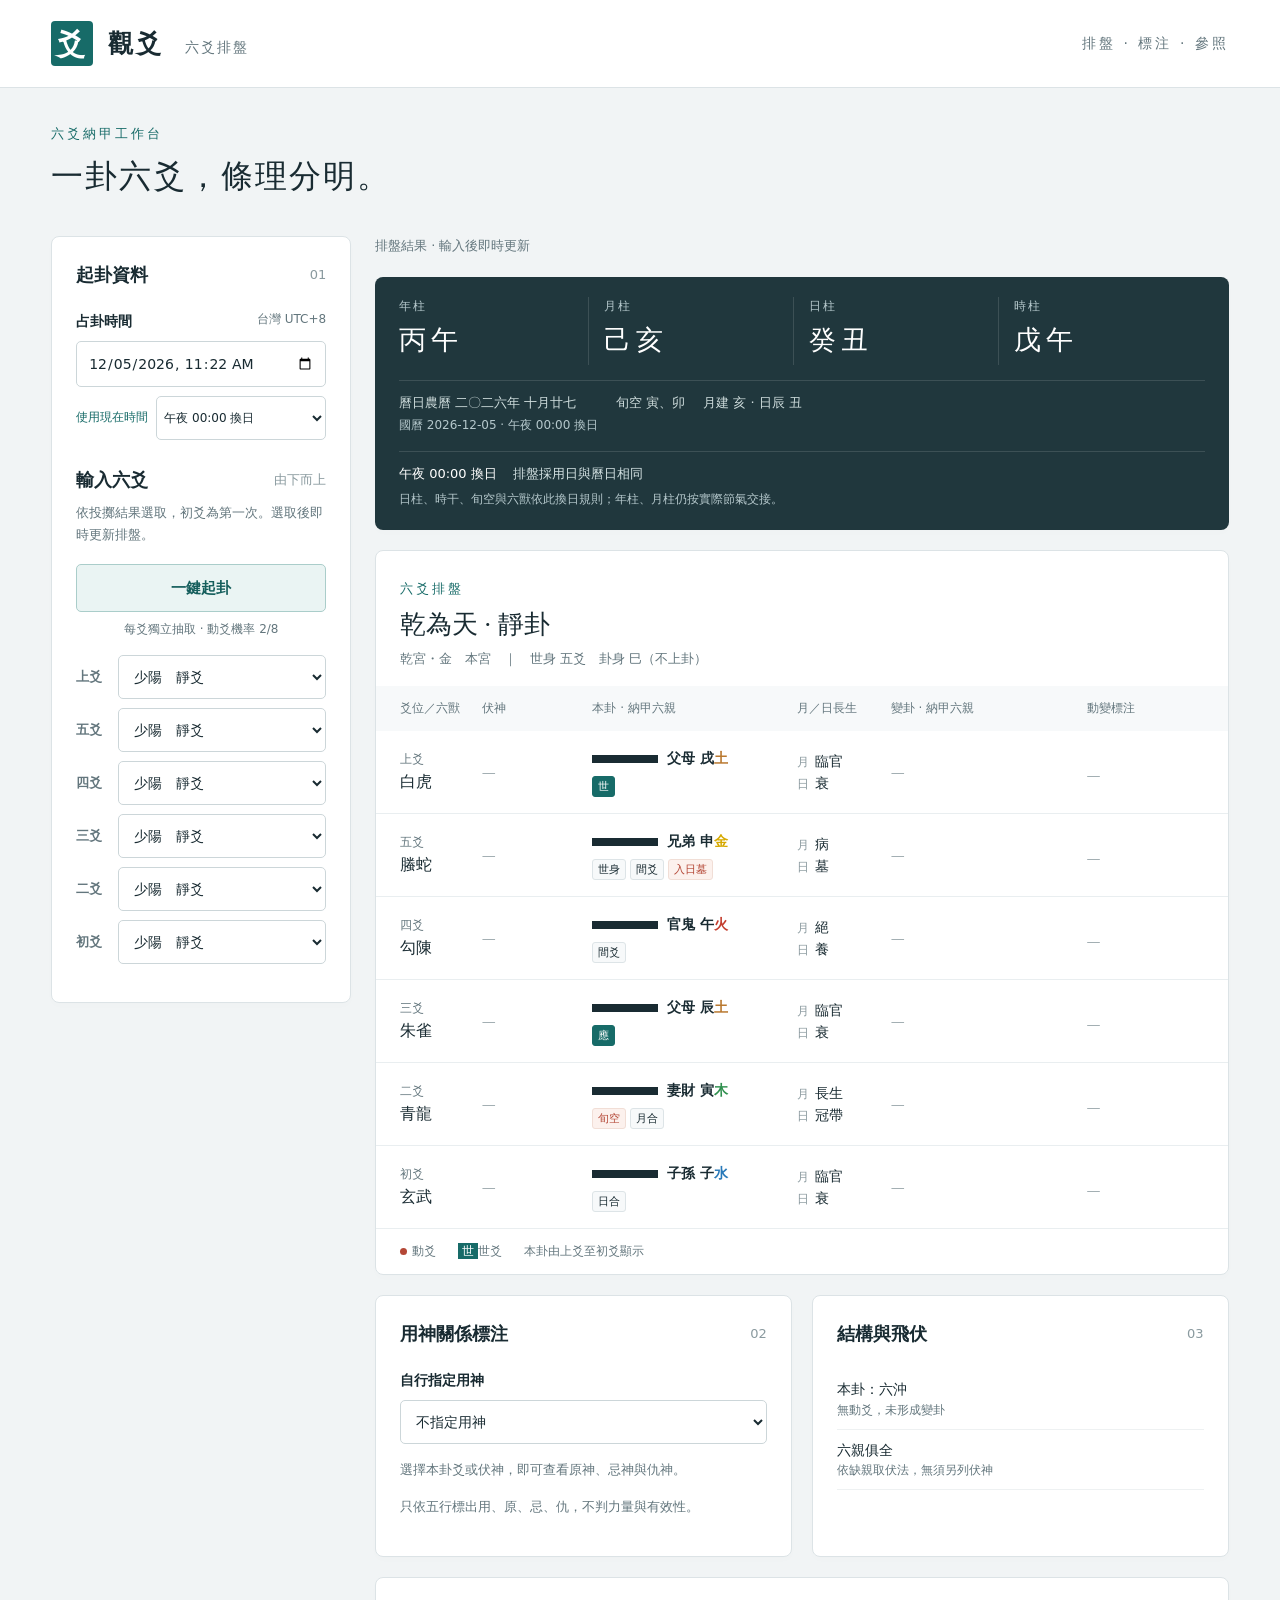
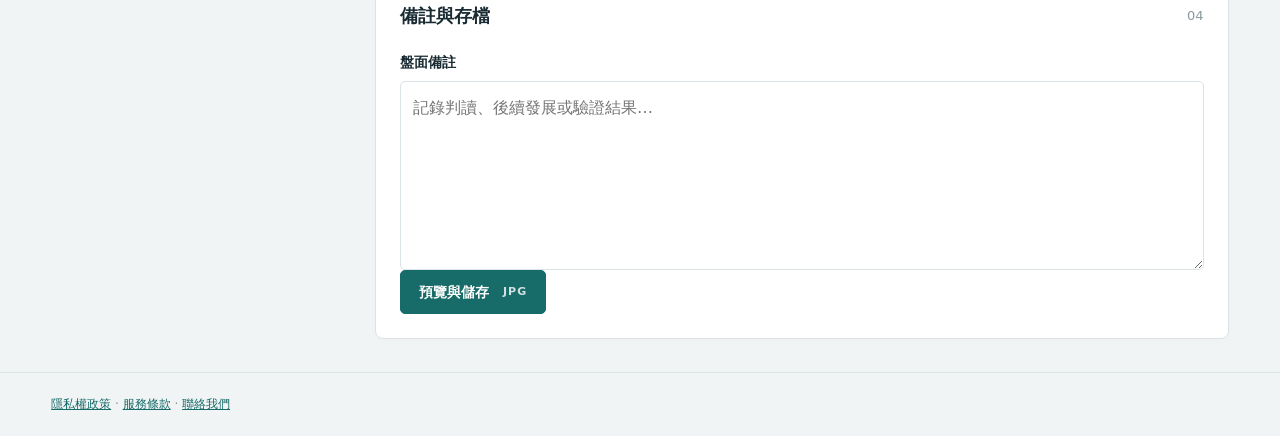
<file: index.html>
<!doctype html><html lang="zh-Hant"><head><meta charset="UTF-8"><meta name="viewport" content="width=device-width,initial-scale=1"><title>觀爻 · 六爻排盤</title><meta name="description" content="六爻納甲排盤、天干地支、六親六獸與十二長生標注。"><link rel="icon" href="favicon.svg"><link rel="stylesheet" href="style.css"></head><body>
<header><a class="brand" href="./"><span class="seal">爻</span><span>觀爻 <small>六爻排盤</small></span></a><span class="header-note">排盤 · 標注 · 參照</span></header>
<main><div class="intro"><div><span class="eyebrow">六爻納甲工作台</span><h1>一卦六爻，條理分明。</h1></div><p class="intro-note">十二長生看氣，六親看事。<br>此處呈現排盤與關係標注，不作吉凶推斷。</p></div>
<div class="workspace"><aside class="panel setup"><div class="section-title"><h2>起卦資料</h2><span>01</span></div><label for="when">占卦時間 <span>台灣 UTC+8</span></label><input id="when" type="datetime-local" min="1900-01-01T00:00" max="2100-12-31T23:59"><div class="inline"><button id="now" class="text-button">使用現在時間</button><select id="roll" aria-label="排盤日柱換日規則"><option value="00">午夜 00:00 換日</option><option value="23">子初 23:00 換日</option></select></div><label for="subject">占問事項 <span>選填</span></label><input id="subject" placeholder="記下這一卦的核心事件" maxlength="200"><div class="section-title compact"><h2>輸入六爻</h2><span>由下而上</span></div><p class="hint">依投擲結果選取，初爻為第一次。選取後即時更新排盤。</p><button id="random-cast" class="random-button" type="button">一鍵起卦</button><p class="hint random-hint">每爻獨立抽取 · 動爻機率 2/8</p><div id="inputs"></div><p id="cast-status" class="cast-status" role="status" aria-live="polite"></p><p id="error" role="alert"></p><details class="rules"><summary>排盤規則</summary><p>曆日農曆固定於午夜換日；排盤可選午夜或子初換日。選擇子初換日且時間為 23 點時，另列次日的排盤採用日。立春換年，十二節換月，依實際節氣交接時刻計算。使用台灣標準時間，不校正真太陽時。</p><p>一鍵起卦依自訂機率：老陰、老陽各 2/16，少陰、少陽各 6/16；每爻動爻機率 2/8，陰陽各半。六爻獨立抽取，動爻數不固定。</p><p>十二長生依五行地支順行；土寄水宮。變爻六親依本卦宮五行。六獸依日干，從初爻起排。</p><p>日沖只標「日沖」，不自動推定暗動或日破。化破指化月破。旺衰、出伏與吉凶由使用者判讀。</p><p>曆法採 <a href="https://github.com/6tail/lunar-javascript" target="_blank" rel="noreferrer">lunar-javascript</a>；支援 1900–2100 年。</p></details></aside>
<section class="results"><div class="result-actions"><p>排盤結果 · 輸入後即時更新</p><p id="export-status" class="export-status" role="status" aria-live="polite"></p></div><div id="calendar" class="calendar panel"></div><div class="panel plate-panel"><div class="plate-heading"><div><span class="eyebrow">六爻排盤</span><h2 id="hex-title"></h2><p id="hex-meta"></p></div><span class="badge">土寄水宮</span></div><p id="question"></p><div class="table-wrap"><table class="plate"><thead><tr><th>爻位／六獸</th><th>伏神</th><th>本卦 · 納甲六親</th><th>月／日長生</th><th>變卦 · 納甲六親</th><th>動變標注</th></tr></thead><tbody id="plate"></tbody></table></div><div class="legend"><span><i class="dot moving"></i>動爻</span><span><b class="mini">世</b>世爻</span><span>本卦由上爻至初爻顯示</span></div></div>
<div class="lower"><div class="panel"><div class="section-title"><h2>用神關係標注</h2><span>02</span></div><label for="target">自行指定用神</label><select id="target"></select><div id="roles" class="role-list"></div><p class="hint">只依五行標出用、原、忌、仇，不判力量與有效性。</p></div><div class="panel"><div class="section-title"><h2>結構與飛伏</h2><span>03</span></div><div id="structure"></div></div></div>
<section class="panel save-panel" aria-labelledby="save-title">
<div class="section-title"><h2 id="save-title">備註與存檔</h2><span>04</span></div>
<label for="notes">盤面備註</label><textarea id="notes" rows="6" maxlength="50000" placeholder="記錄判讀、後續發展或驗證結果…"></textarea>
<button id="export-image" class="export-button" type="button" disabled>預覽與儲存 <span>JPG</span></button>
<p class="hint save-note">將盤面與備註一起製成 JPG，可儲存至本機，或登入 Google Drive 直接上傳。</p>
</section>
</section></div></main><footer><a href="privacy.html">隱私權政策</a> · <a href="terms.html">服務條款</a> · <a href="mailto:eric53770@gmail.com">聯絡我們</a></footer><dialog id="export-preview" class="export-preview" aria-labelledby="export-preview-title"><div class="export-preview-header"><h2 id="export-preview-title">排盤圖片</h2><button id="close-export" class="text-button" type="button">關閉</button></div><p class="hint">確認圖片後，選擇儲存位置。手機亦可長按圖片儲存。此預覽包含產生當下的盤面與備註。</p>
<div class="save-actions"><button id="save-jpg-device" class="export-button" type="button">儲存 JPG 至本機</button><button id="upload-google" class="secondary-button" type="button">登入 Google Drive 並上傳</button></div>
<p id="cloud-availability" class="hint"></p><p class="hint">Google Drive 儲存至「我的雲端硬碟」。僅上傳目前預覽的 JPG。</p><p id="image-save-status" role="status" aria-live="polite"></p><a id="uploaded-image-link" target="_blank" rel="noopener noreferrer" hidden>在 Google Drive 開啟圖片</a>
<div class="export-preview-content"><img id="export-preview-image" alt="占問事項、六爻排盤與備註"></div></dialog><script src="lunar.js"></script><script src="engine.js"></script><script src="export-image.js"></script><script src="app.js"></script><script src="cloud-config.js"></script><script src="cloud-upload.js"></script><script src="save-image.js"></script></body></html>
</file>
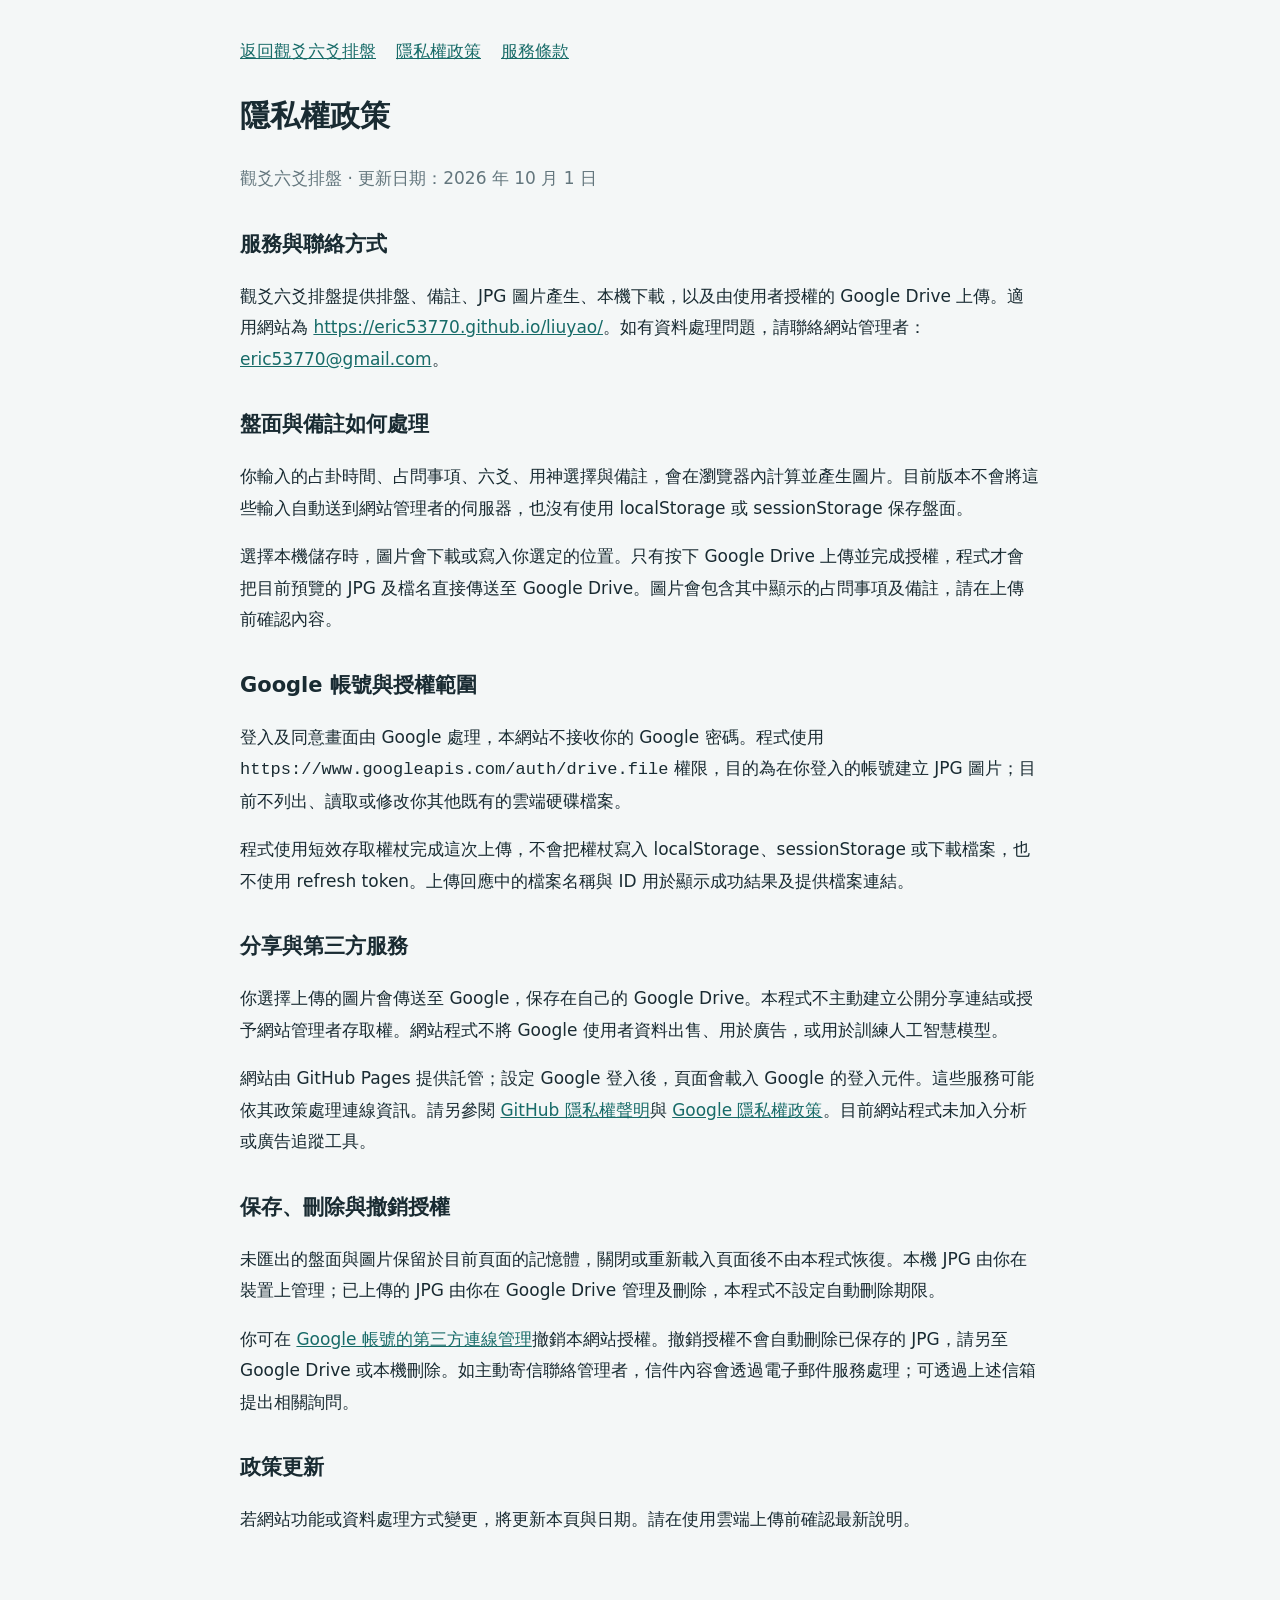
<file: privacy.html>
<!doctype html><html lang="zh-Hant"><head><meta charset="utf-8"><meta name="viewport" content="width=device-width,initial-scale=1"><title>隱私權政策｜觀爻六爻排盤</title><style>body{margin:0;background:#f4f7f7;color:#192b32;font:17px/1.85 system-ui,-apple-system,sans-serif}main{max-width:800px;margin:auto;padding:36px 24px 60px}h1{font-size:30px}h2{font-size:21px;margin-top:30px}a{color:#176b68;overflow-wrap:anywhere}p,li{overflow-wrap:anywhere}.meta{color:#63767d}nav{display:flex;gap:20px;flex-wrap:wrap}code{overflow-wrap:anywhere}</style></head><body><main><nav><a href="./">返回觀爻六爻排盤</a><a href="privacy.html">隱私權政策</a><a href="terms.html">服務條款</a></nav><h1>隱私權政策</h1><p class="meta">觀爻六爻排盤 · 更新日期：2026 年 10 月 1 日</p><h2>服務與聯絡方式</h2><p>觀爻六爻排盤提供排盤、備註、JPG 圖片產生、本機下載，以及由使用者授權的 Google Drive 上傳。適用網站為 <a href="https://eric53770.github.io/liuyao/">https://eric53770.github.io/liuyao/</a>。如有資料處理問題，請聯絡網站管理者：<a href="mailto:eric53770@gmail.com">eric53770@gmail.com</a>。</p>
<h2>盤面與備註如何處理</h2><p>你輸入的占卦時間、占問事項、六爻、用神選擇與備註，會在瀏覽器內計算並產生圖片。目前版本不會將這些輸入自動送到網站管理者的伺服器，也沒有使用 localStorage 或 sessionStorage 保存盤面。</p><p>選擇本機儲存時，圖片會下載或寫入你選定的位置。只有按下 Google Drive 上傳並完成授權，程式才會把目前預覽的 JPG 及檔名直接傳送至 Google Drive。圖片會包含其中顯示的占問事項及備註，請在上傳前確認內容。</p>
<h2>Google 帳號與授權範圍</h2><p>登入及同意畫面由 Google 處理，本網站不接收你的 Google 密碼。程式使用 <code>https://www.googleapis.com/auth/drive.file</code> 權限，目的為在你登入的帳號建立 JPG 圖片；目前不列出、讀取或修改你其他既有的雲端硬碟檔案。</p><p>程式使用短效存取權杖完成這次上傳，不會把權杖寫入 localStorage、sessionStorage 或下載檔案，也不使用 refresh token。上傳回應中的檔案名稱與 ID 用於顯示成功結果及提供檔案連結。</p>
<h2>分享與第三方服務</h2><p>你選擇上傳的圖片會傳送至 Google，保存在自己的 Google Drive。本程式不主動建立公開分享連結或授予網站管理者存取權。網站程式不將 Google 使用者資料出售、用於廣告，或用於訓練人工智慧模型。</p><p>網站由 GitHub Pages 提供託管；設定 Google 登入後，頁面會載入 Google 的登入元件。這些服務可能依其政策處理連線資訊。請另參閱 <a href="https://docs.github.com/en/site-policy/privacy-policies/github-general-privacy-statement">GitHub 隱私權聲明</a>與 <a href="https://policies.google.com/privacy">Google 隱私權政策</a>。目前網站程式未加入分析或廣告追蹤工具。</p>
<h2>保存、刪除與撤銷授權</h2><p>未匯出的盤面與圖片保留於目前頁面的記憶體，關閉或重新載入頁面後不由本程式恢復。本機 JPG 由你在裝置上管理；已上傳的 JPG 由你在 Google Drive 管理及刪除，本程式不設定自動刪除期限。</p><p>你可在 <a href="https://myaccount.google.com/connections">Google 帳號的第三方連線管理</a>撤銷本網站授權。撤銷授權不會自動刪除已保存的 JPG，請另至 Google Drive 或本機刪除。如主動寄信聯絡管理者，信件內容會透過電子郵件服務處理；可透過上述信箱提出相關詢問。</p>
<h2>政策更新</h2><p>若網站功能或資料處理方式變更，將更新本頁與日期。請在使用雲端上傳前確認最新說明。</p></main></body></html>
</file>
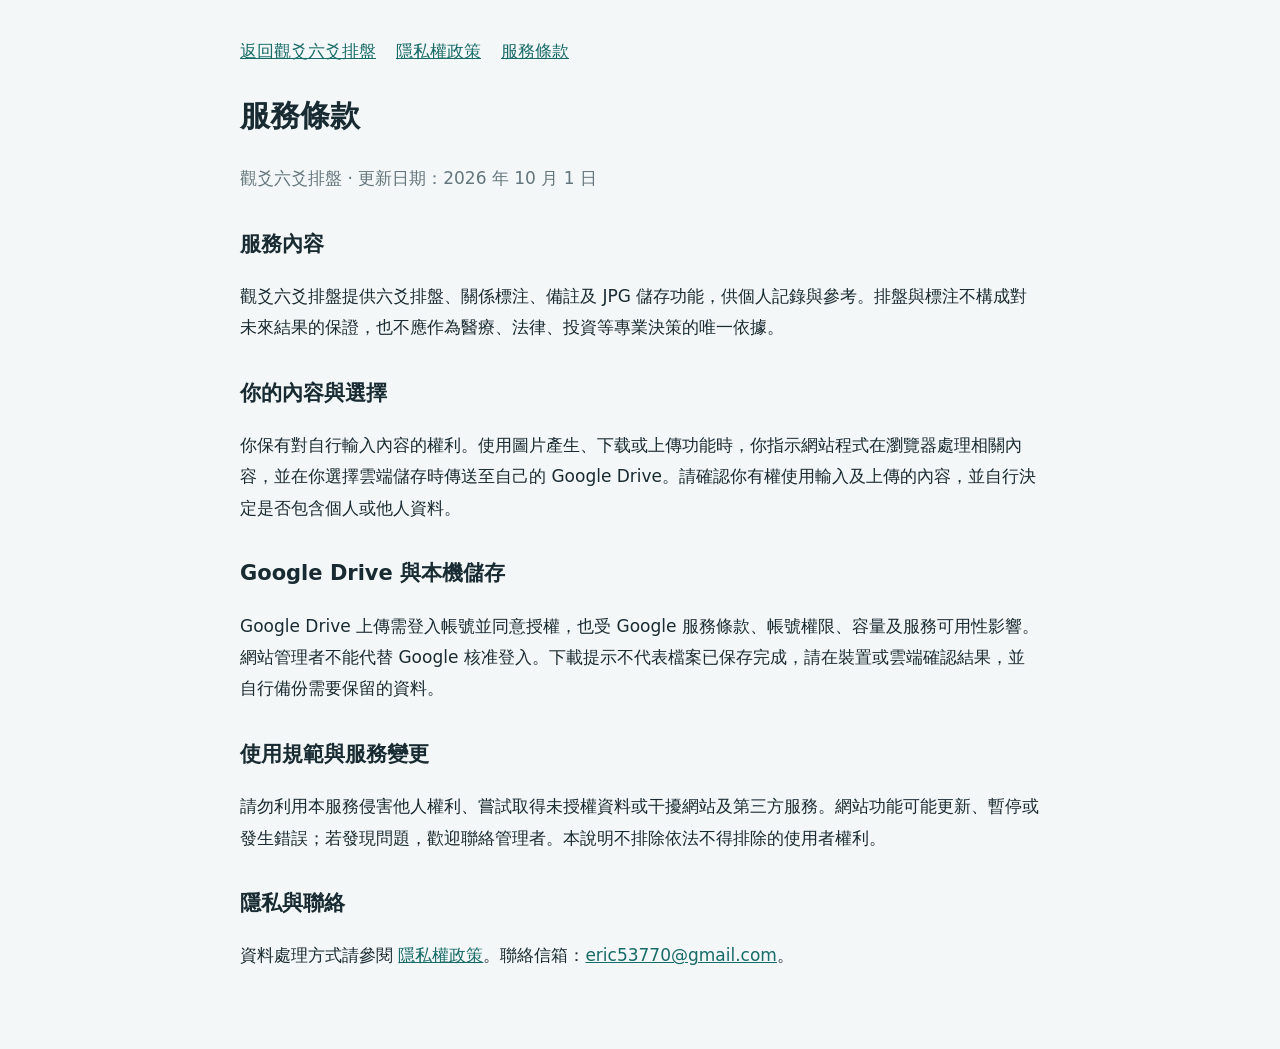
<file: terms.html>
<!doctype html><html lang="zh-Hant"><head><meta charset="utf-8"><meta name="viewport" content="width=device-width,initial-scale=1"><title>服務條款｜觀爻六爻排盤</title><style>body{margin:0;background:#f4f7f7;color:#192b32;font:17px/1.85 system-ui,-apple-system,sans-serif}main{max-width:800px;margin:auto;padding:36px 24px 60px}h1{font-size:30px}h2{font-size:21px;margin-top:30px}a{color:#176b68;overflow-wrap:anywhere}p,li{overflow-wrap:anywhere}.meta{color:#63767d}nav{display:flex;gap:20px;flex-wrap:wrap}code{overflow-wrap:anywhere}</style></head><body><main><nav><a href="./">返回觀爻六爻排盤</a><a href="privacy.html">隱私權政策</a><a href="terms.html">服務條款</a></nav><h1>服務條款</h1><p class="meta">觀爻六爻排盤 · 更新日期：2026 年 10 月 1 日</p><h2>服務內容</h2><p>觀爻六爻排盤提供六爻排盤、關係標注、備註及 JPG 儲存功能，供個人記錄與參考。排盤與標注不構成對未來結果的保證，也不應作為醫療、法律、投資等專業決策的唯一依據。</p>
<h2>你的內容與選擇</h2><p>你保有對自行輸入內容的權利。使用圖片產生、下载或上傳功能時，你指示網站程式在瀏覽器處理相關內容，並在你選擇雲端儲存時傳送至自己的 Google Drive。請確認你有權使用輸入及上傳的內容，並自行決定是否包含個人或他人資料。</p>
<h2>Google Drive 與本機儲存</h2><p>Google Drive 上傳需登入帳號並同意授權，也受 Google 服務條款、帳號權限、容量及服務可用性影響。網站管理者不能代替 Google 核准登入。下載提示不代表檔案已保存完成，請在裝置或雲端確認結果，並自行備份需要保留的資料。</p>
<h2>使用規範與服務變更</h2><p>請勿利用本服務侵害他人權利、嘗試取得未授權資料或干擾網站及第三方服務。網站功能可能更新、暫停或發生錯誤；若發現問題，歡迎聯絡管理者。本說明不排除依法不得排除的使用者權利。</p>
<h2>隱私與聯絡</h2><p>資料處理方式請參閱 <a href="privacy.html">隱私權政策</a>。聯絡信箱：<a href="mailto:eric53770@gmail.com">eric53770@gmail.com</a>。</p></main></body></html>
</file>
<file: style.css>
:root{--ink:#192b32;--muted:#63767d;--line:#dce3e6;--bg:#f1f4f5;--teal:#176b68;--red:#b44736}.element-木{color:#2f8f4e}.element-土{color:#b9782f}.element-火{color:#c33d2e}.element-水{color:#2879b9}*{box-sizing:border-box}body{margin:0;background:var(--bg);color:var(--ink);font:16px/1.6 system-ui,-apple-system,'Noto Sans TC',sans-serif}button,input,select{font:inherit}button,select{cursor:pointer}header{height:88px;border-bottom:1px solid var(--line);background:#fff;display:flex;justify-content:space-between;align-items:center;padding:0 4vw}.brand{display:flex;gap:15px;align-items:center;color:var(--ink);font-size:25px;text-decoration:none;font-family:serif;font-weight:700;letter-spacing:3px}.brand small{font:14px system-ui;letter-spacing:2px;margin-left:12px;color:var(--muted)}.seal{display:grid;place-items:center;background:var(--teal);color:white;width:42px;height:45px;font-size:29px;border-radius:4px}.header-note{font-size:14px;color:var(--muted);letter-spacing:3px}main{max-width:1600px;margin:auto;padding:32px 4vw}.intro{display:flex;align-items:center;justify-content:space-between;margin:0 0 30px}.eyebrow{font-size:13px;letter-spacing:3px;color:var(--teal)}h1{font:500 32px/1.4 serif;letter-spacing:2px;margin:8px 0}h2{font-size:18px;margin:0}.intro p{font-size:14px;color:var(--muted);line-height:1.9}.workspace{display:grid;grid-template-columns:300px minmax(0,1fr);gap:24px;align-items:start}.panel{background:#fff;border:1px solid var(--line);border-radius:8px;padding:24px;box-shadow:0 3px 8px #192b3203}.section-title{display:flex;justify-content:space-between;align-items:center;margin-bottom:20px}.section-title>span{font-size:13px;color:#8a9a9f}.compact{margin:26px 0 5px}label{display:block;font-size:14px;margin:16px 0 8px;font-weight:600}label span{font-size:12px;color:var(--muted);font-weight:400;float:right}input,select{background:#fff;border:1px solid #ccd6d9;border-radius:5px;padding:10px 11px;color:var(--ink);min-width:0;width:100%;font-size:14px}input:focus,select:focus,button:focus-visible{outline:2px solid #3d9994;outline-offset:2px}.inline{display:flex;gap:8px;align-items:center;margin:9px 0 22px}.inline select{font-size:12px;padding:7px 3px;flex:1}.text-button{background:none;border:none;color:var(--teal);font-size:12px;padding:0;white-space:nowrap}.hint{color:var(--muted);font-size:13px;line-height:1.7;margin:7px 0 14px}.line-input{display:flex;gap:10px;align-items:center;margin:9px 0}.line-input label{margin:0;min-width:32px;font-size:13px;color:var(--muted)}.line-input select{flex:1}#error{color:var(--red);font-size:14px}.rules{border-top:1px solid var(--line);padding-top:20px;margin-top:23px;font-size:13px;color:var(--muted)}summary{cursor:pointer;font-size:14px;color:var(--ink)}a{color:var(--teal)}.results{display:grid;gap:20px}.calendar{padding:20px 24px;display:grid;grid-template-columns:repeat(4,1fr);gap:15px;background:#20373d;color:#fff;border:0}.pillar{border-right:1px solid #ffffff20}.pillar:nth-child(4){border:0}.pillar span{font-size:12px;color:#b5c8cc;display:block;letter-spacing:2px}.pillar strong{font:27px/1.8 serif;letter-spacing:5px}.calendar-meta{grid-column:1/-1;border-top:1px solid #ffffff20;padding-top:12px;font-size:13px;color:#cfdddd;display:flex;gap:18px;flex-wrap:wrap}.plate-panel{padding:0;overflow:hidden}.plate-heading{display:flex;align-items:center;justify-content:space-between;padding:24px 24px 12px}.plate-heading h2{font:500 26px/1.5 serif;margin:5px 0}.plate-heading p{color:var(--muted);font-size:13px;margin:4px 0}.badge{background:#edf5f4;color:var(--teal);border:1px solid #d3e6e4;font-size:12px;border-radius:4px;padding:5px 10px;white-space:nowrap}#question{font-size:14px;margin:0;padding:0 24px 12px;color:var(--muted)}#question:empty{display:none}.table-wrap{overflow-x:auto}table{width:100%;border-collapse:collapse;text-align:left}.plate{min-width:760px}th{font-weight:500;font-size:12px;background:#f7f9fa;color:var(--muted);padding:13px 12px;white-space:nowrap}td{padding:16px 12px;border-bottom:1px solid #e9eef0;font-size:14px;vertical-align:middle}th:first-child,td:first-child{padding-left:24px}td small{display:block;color:var(--muted);font-size:12px}.beast{font-family:serif;font-size:16px}.glyph{width:66px;height:8px;background:var(--ink);display:inline-block;vertical-align:middle;position:relative;margin:0 9px 0 0}.glyph.yin{background:linear-gradient(90deg,var(--ink) 42%,transparent 42%,transparent 58%,var(--ink) 58%)}.glyph.active{--ink:var(--red)}.line-main{white-space:nowrap}.change-mark{color:var(--red);font-size:16px;margin-right:6px}.tags{display:flex;gap:4px;flex-wrap:wrap;margin-top:6px}.tag{font-size:11px;border:1px solid #dde4e7;background:#f7f9fa;padding:1px 5px;border-radius:3px;white-space:nowrap}.tag.key{background:var(--teal);color:white;border-color:var(--teal)}.tag.warn{color:var(--red);background:#fcf1ed;border-color:#f1ded6}.phase{font-size:14px;white-space:nowrap}.phase small{display:inline;margin-right:6px;color:#8a999e}.faint{color:#a3afb3}.changed{background:#fcf8f5}.legend{display:flex;gap:22px;font-size:12px;color:var(--muted);padding:13px 24px;align-items:center}.dot{display:inline-block;width:7px;height:7px;border-radius:50%;margin-right:5px}.moving{background:var(--red)}.mini{background:var(--teal);color:#fff;padding:1px 4px;font-weight:400}.lower{display:grid;grid-template-columns:1fr 1fr;gap:20px}.role-list{margin:15px 0}.role{display:flex;justify-content:space-between;gap:12px;padding:9px 0;border-bottom:1px solid #eef1f2;font-size:14px}.role>span{color:var(--muted);text-align:right}.structure-row{font-size:14px;padding:9px 0;border-bottom:1px solid #eef1f2}.structure-row small{display:block;color:var(--muted);font-size:12px}.reference{padding:17px 24px}.reference summary{font-weight:600}.reference summary span{float:right;color:var(--muted);font-size:12px;font-weight:400}.reference table{margin-top:16px;min-width:660px}.reference td,.reference th{padding:9px;text-align:center;font-size:13px}.motto{text-align:center;font:15px serif;color:#87979b;letter-spacing:3px;padding:12px}footer{max-width:1600px;padding:22px 4vw;margin:auto;color:#849398;font-size:12px;border-top:1px solid var(--line)}footer span{float:right}@media(min-width:1500px){main{padding-left:45px;padding-right:45px}.workspace{grid-template-columns:310px minmax(0,1fr)}}@media(max-width:1100px){.workspace{grid-template-columns:260px minmax(0,1fr)}.panel{padding:18px}.plate-panel{padding:0}.lower{grid-template-columns:1fr}.intro p{display:none}}@media(max-width:760px){header{height:72px;padding:0 20px}.header-note{display:none}main{padding:24px 16px}.intro{margin-bottom:20px}h1{font-size:26px}.workspace{grid-template-columns:1fr;gap:18px}.setup{padding:22px}.results{gap:16px}.calendar{padding:18px}.pillar strong{font-size:24px}.plate-heading{padding:20px 16px 10px}.plate-heading h2{font-size:22px}.badge{display:none}.legend{gap:12px;font-size:11px;padding:12px}.motto{font-size:13px;letter-spacing:1px}footer span{display:block;float:none}.brand{font-size:23px}.brand small{font-size:12px}}

.calendar-date small{display:block;font-size:12px;color:#b5c8cc;margin-top:3px}.rollover-note{grid-column:1/-1;display:flex;gap:5px 16px;flex-wrap:wrap;border-top:1px solid #ffffff20;padding-top:12px;font-size:13px;color:#d4e2e3}.rollover-note strong{font-weight:500;color:#fff}.rollover-note small{flex-basis:100%;font-size:12px;color:#b5c8cc;line-height:1.7}.rollover-note.is-shifted{border-radius:4px;background:#ffffff0d;padding:12px;border:1px solid #ffffff30}.calendar-date,.rollover-note span{overflow-wrap:anywhere}

.random-button{width:100%;background:#eaf4f3;color:#155e5c;border:1px solid #aacdca;border-radius:5px;padding:11px 16px;font-weight:600;font-size:15px;margin-top:4px}.random-button:hover{background:#d7ebe9}.random-hint{font-size:12px;text-align:center;margin:7px 0 16px}.cast-status{font-size:13px;color:var(--teal);margin:8px 0;line-height:1.7}.cast-status:empty{display:none}

/* Preserve the desktop table on every screen; app.js fits its entire width. */
.results{container:results / inline-size}
.plate-panel>.table-wrap,.reference>.table-wrap{max-width:100%;min-width:0;overflow:hidden}
.plate,.reference table{transform-origin:top left}
.plate{min-width:660px;table-layout:fixed}
.plate th:nth-child(1){width:11%}.plate th:nth-child(2){width:13%}
.plate th:nth-child(3){width:24%}.plate th:nth-child(4){width:11%}
.plate th:nth-child(5){width:23%}.plate th:nth-child(6){width:18%}
.plate .line-main,.plate .phase{white-space:nowrap}
.plate td{overflow-wrap:break-word}
.reference>.table-wrap{margin-top:16px}.reference table{margin-top:0}
.workspace>*,.results>*,.lower>*{min-width:0}button,input,select{min-height:44px}.text-button{min-height:44px}.plate-heading>div{min-width:0}.plate-heading h2,.plate-heading p,#question{overflow-wrap:anywhere}.legend{flex-wrap:wrap}.reference .table-wrap{max-width:100%;overscroll-behavior-x:contain}.reference summary{min-height:28px}
@container results (max-width:53rem){
 .plate th{padding:12px 6px}
 .plate td{padding:14px 6px}
 .plate th:first-child,.plate td:first-child{padding-left:10px}
 .plate .glyph{width:36px;height:7px;margin-right:6px}
 .plate .tags{gap:4px}
 .plate .tag{font-size:12px;padding:1px 4px}
}
@media(min-width:761px) and (max-width:1000px){
 .workspace{grid-template-columns:1fr}.setup{display:grid;grid-template-columns:minmax(0,1fr) minmax(0,1fr);gap:0 24px;align-items:start}.setup>*{grid-column:1}.setup .section-title:first-child{grid-column:1/-1}.setup .compact{grid-column:2;grid-row:2;margin-top:0}.setup .compact+.hint{grid-column:2;grid-row:3}.setup .random-button{grid-column:2;grid-row:4}.setup .random-hint{grid-column:2;grid-row:5}.setup #inputs{grid-column:2;grid-row:6/12}.setup .rules{margin-top:12px}.setup #cast-status{grid-column:2}.lower{grid-template-columns:1fr 1fr}.intro p{display:block;font-size:13px;max-width:260px}
}
@media(max-width:760px){
 input,select{font-size:16px;max-width:100%}.inline{flex-wrap:wrap;gap:8px}.inline select{font-size:14px;min-width:170px;padding:9px}.text-button{font-size:14px}.line-input label{font-size:14px;min-width:38px}.line-input{gap:14px}.panel{padding:18px}.plate-panel{padding:0}.plate-heading{gap:12px}.calendar-meta{gap:9px 16px}.rollover-note{gap:7px}.lower{grid-template-columns:1fr}.role{flex-wrap:wrap}.role>span{text-align:left}.reference summary span{float:none;margin-left:12px}.setup label span{float:none;display:inline-block;margin-left:8px}.motto{line-height:1.9}.header-note{display:none}
}
@media(max-width:400px){
 header{padding:0 14px}.brand{gap:10px;letter-spacing:2px}.brand small{margin-left:6px;letter-spacing:1px}main{padding:20px 12px}.intro h1{font-size:23px;letter-spacing:1px}.calendar{grid-template-columns:repeat(2,minmax(0,1fr));gap:12px}.pillar:nth-child(2){border-right:0}.pillar:nth-child(3),.pillar:nth-child(4){border-top:1px solid #ffffff20;padding-top:8px}.calendar-meta,.rollover-note{grid-column:1/-1}.plate-heading h2{font-size:21px}.legend{font-size:12px;gap:8px 14px}.reference{padding:16px 12px}
}

/* Keep the native datetime control inside its field on mobile Safari. */
#when{display:block;max-width:100%;min-width:0}
label[for="subject"],#subject{display:none}
@media(max-width:760px){
 #when{-webkit-appearance:none;appearance:none;text-align:left}
 #when::-webkit-date-and-time-value{text-align:left;margin:0}
 #when::-webkit-calendar-picker-indicator{margin-left:auto}
}

.element-金{color:#d6a900}

/* The export is drawn at a fixed width, independent of this responsive view. */
.result-actions{display:flex;flex-wrap:wrap;align-items:center;justify-content:space-between;gap:8px 16px}
.result-actions>p{margin:0;font-size:13px;color:var(--muted)}
.export-button{display:inline-flex;align-items:center;justify-content:center;gap:14px;min-height:44px;padding:10px 18px;border:1px solid var(--teal);border-radius:5px;background:var(--teal);color:#fff;font-size:14px;font-weight:600;text-decoration:none;cursor:pointer}
.export-button:hover{background:#125653}.export-button:disabled{opacity:.55;cursor:wait}
.export-button:focus-visible{outline:2px solid #3d9994;outline-offset:3px}
.export-button span{font-size:11px;letter-spacing:1px;opacity:.8}
.result-actions .export-status{flex-basis:100%;color:var(--teal);overflow-wrap:anywhere}.export-status:empty{display:none}
.export-preview{width:min(920px,calc(100% - 24px));max-height:90vh;max-height:90dvh;padding:24px;border:1px solid var(--line);border-radius:8px;color:var(--ink);background:#fff;overflow:auto}
.export-preview::backdrop{background:#192b32aa}
.export-preview-header{display:flex;align-items:center;justify-content:space-between;gap:20px}
.export-preview-header .text-button{font-size:14px;padding:0 12px}
.export-preview-content{margin-top:18px;background:var(--bg);border:1px solid var(--line)}
.export-preview-content img{display:block;width:100%;height:auto}
@media(max-width:760px){.export-preview{padding:16px}.result-actions{gap:8px}.result-actions>p{font-size:12px}}

.save-panel textarea{display:block;box-sizing:border-box;width:100%;resize:vertical;min-height:140px;padding:12px;border:1px solid var(--line);border-radius:5px;background:#fff;color:var(--ink);font:inherit;line-height:1.7}.save-actions{display:flex;flex-wrap:wrap;gap:10px}.secondary-button{padding:10px 16px;border:1px solid var(--teal);border-radius:5px;background:#fff;color:var(--teal);cursor:pointer;font:inherit;font-size:14px}.secondary-button:hover{background:#eaf4f3}.secondary-button:disabled{opacity:.55;cursor:wait}.save-status{color:var(--teal);font-size:14px;overflow-wrap:anywhere}.save-panel :focus-visible{outline:2px solid #3d9994;outline-offset:3px}@media(max-width:760px){.save-panel textarea{font-size:16px}.save-actions>button{flex:1 1 180px}}
.intro-note,.rules,.save-note,.badge{display:none}
.save-actions .text-button{display:inline-flex;align-items:center;padding:10px;text-decoration:underline}#image-save-status{color:var(--teal);overflow-wrap:anywhere;line-height:1.7}#uploaded-image-link{color:var(--teal)}
</file>
